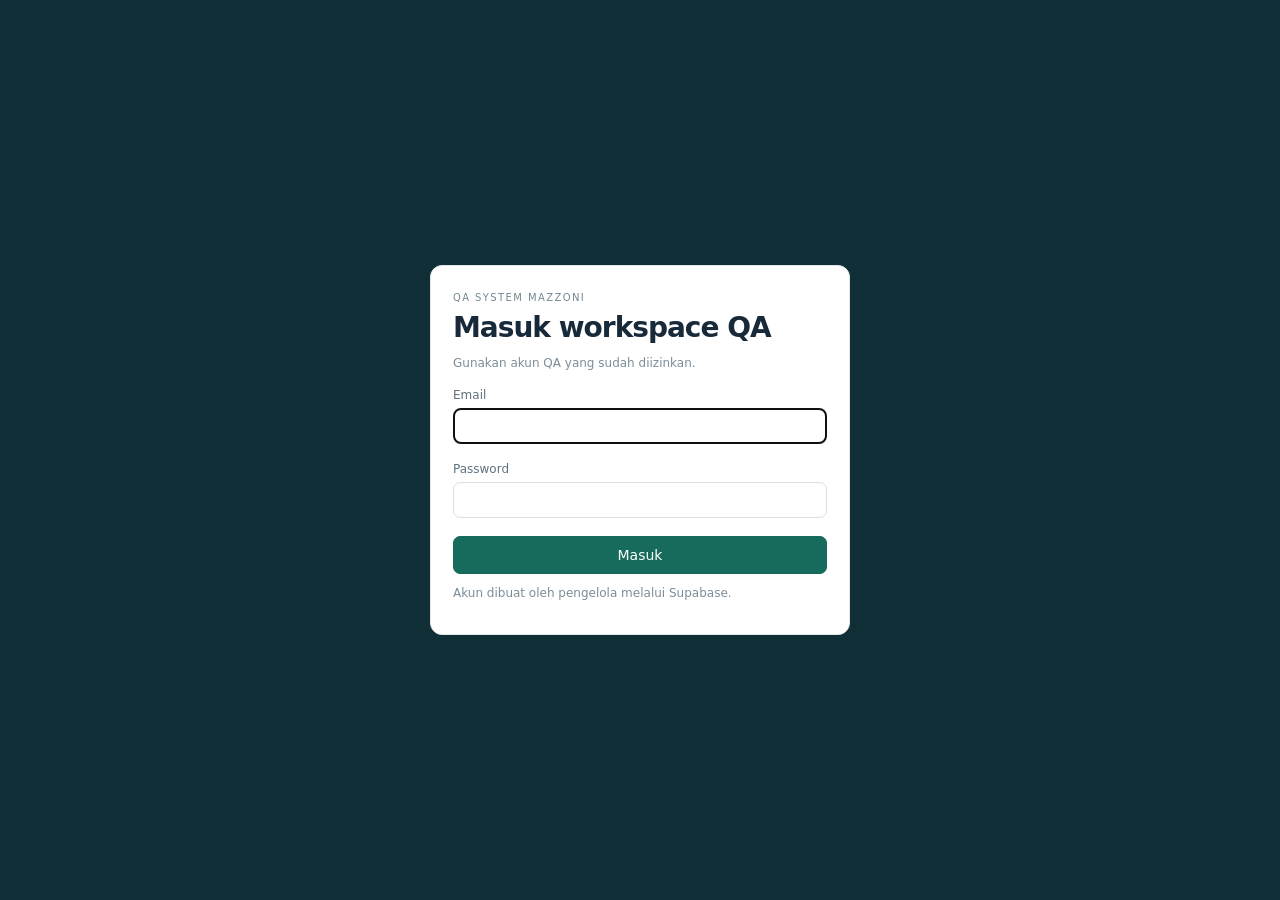
<file: index.html>
<!doctype html><html lang="id"><meta charset="utf-8"><meta name="viewport" content="width=device-width,initial-scale=1"><title>QA System Mazzoni</title><link rel="stylesheet" href="style.css"><body><section id="cloud-gate" class="cloud-gate"><form id="cloud-form" class="panel"><small>QA SYSTEM MAZZONI</small><h1>Masuk workspace QA</h1><p class="muted">Gunakan akun QA yang sudah diizinkan.</p><label>Email<input id="cloud-email" type="email" autocomplete="username" required></label><label>Password<input id="cloud-password" type="password" autocomplete="current-password" required></label><p id="cloud-message" role="status"></p><button class="primary" id="cloud-login">Masuk</button><p class="muted">Akun dibuat oleh pengelola melalui Supabase.</p></form></section><aside><div class="logo">M<span>MAZZONI</span></div><small>QUALITY ASSURANCE</small><nav><button data-tab="dashboard">◫ Dashboard</button><button data-tab="tasks">☑ Weekly To-Do</button><button data-tab="meetings">▤ Weekly Meeting</button><button data-tab="data">⇄ Data & Panduan</button></nav><div class="sidefoot">QA SYSTEM<br><small>Rencana jelas. Tindak lanjut tuntas.</small></div></aside><main><header><div><small>WORKSPACE / QA SYSTEM</small><h1 id="heading">Overview mingguan</h1></div><div><div class="save" id="saved">Login diperlukan</div><div class="row"><small id="cloud-account"></small><button id="cloud-refresh">Sinkronkan</button><button id="cloud-logout">Keluar</button></div></div></header><section class="toolbar"><div><label>Minggu mulai (Senin)<input id="week" type="date"></label></div><button id="prev">←</button><button id="next">→</button><span class="spacer"></span><button id="carry">↪ Carry-over ke minggu ini</button><button class="primary" id="add">+ Tugas baru</button></section><div id="content"></div><footer>QA System Mazzoni · Data tim tersimpan di Supabase · Ekspor berkala untuk cadangan</footer></main><dialog id="modal"><form id="form"></form></dialog><div id="toast" role="status"></div><script src="config.js"></script><script src="app.js"></script><script src="cloud.js"></script></body></html>
</file>
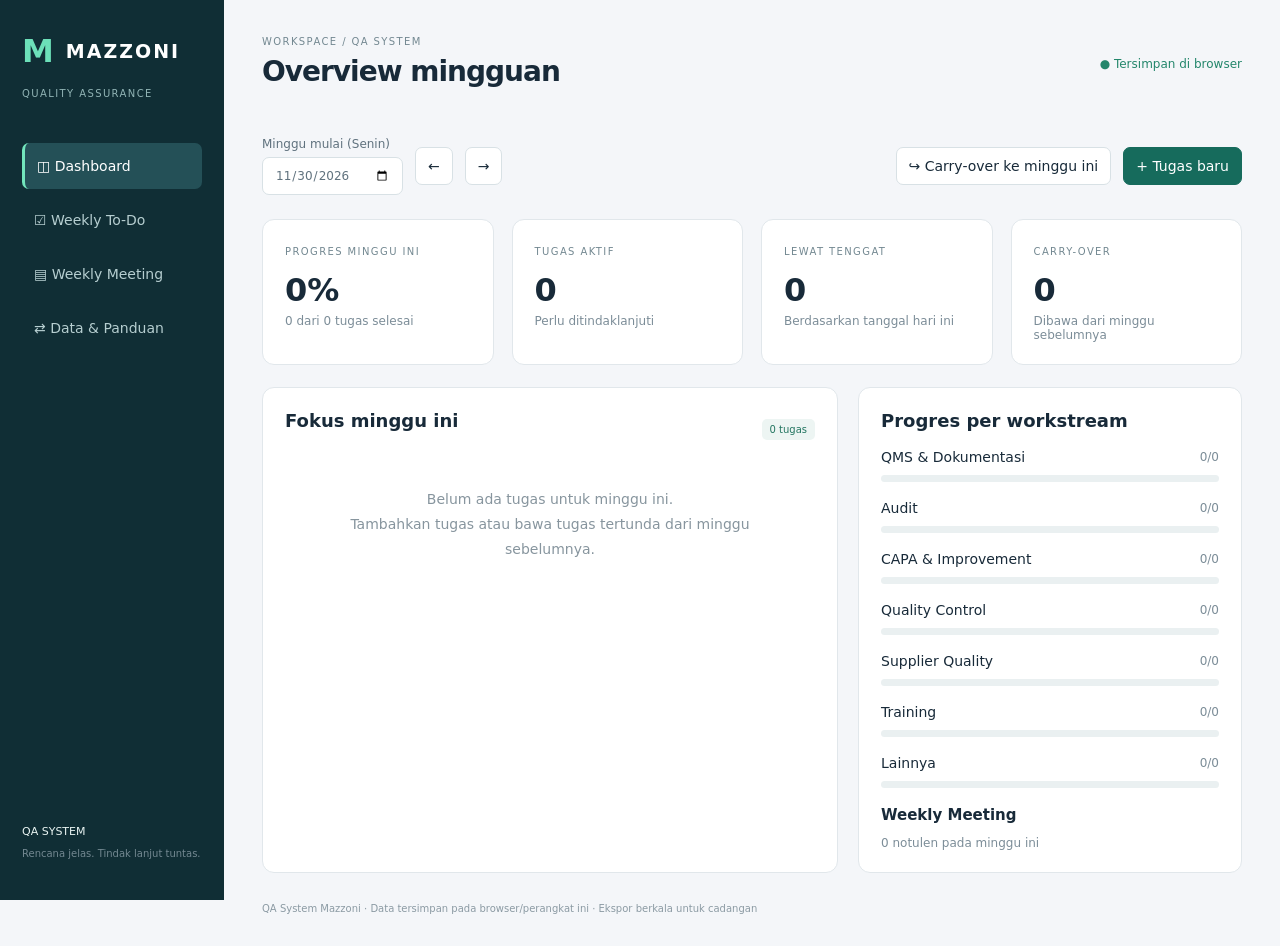
<file: QA-System-Mazzoni.html>
<!doctype html><html lang="id"><meta charset="utf-8"><meta name="viewport" content="width=device-width,initial-scale=1"><title>QA System Mazzoni</title><style>*{box-sizing:border-box}body{margin:0;background:#f4f6f9;color:#182a39;font:14px system-ui,sans-serif}aside{position:fixed;width:224px;height:100vh;background:#102e35;color:#e9f4f2;padding:32px 22px}.logo{font-size:32px;font-weight:850;color:#6ce0b9;display:flex;align-items:center;gap:12px}.logo span{font-size:19px;letter-spacing:2px;color:white}small{font-size:10px;letter-spacing:1.4px;color:#738891}aside>small{display:block;margin:18px 0 40px;color:#91b4b5}nav button{width:100%;text-align:left;background:none;color:#b6ced0;border:0;padding:15px 12px;margin:4px 0}nav button.active{background:#245057;color:white;border-left:3px solid #72e5bc}.sidefoot{position:absolute;bottom:35px;font-size:11px;line-height:2}.sidefoot small{letter-spacing:0}main{margin-left:224px;padding:32px 38px;max-width:1800px}header,.toolbar,.row{display:flex;align-items:center;gap:12px}header{justify-content:space-between;margin-bottom:26px}h1{font-size:28px;letter-spacing:-1px;margin:7px 0}h2{font-size:18px;margin:0 0 18px}h3{margin:0 0 12px;font-size:15px}.save{color:#23866b;font-size:12px}button,input,select,textarea{font:inherit;border:1px solid #d8e1e5;border-radius:7px;padding:10px 12px;background:white;color:inherit}button{cursor:pointer}button:hover{filter:brightness(.96)}button.primary{background:#166b5c;color:white;border-color:#166b5c}label{display:grid;gap:6px;font-size:12px;color:#60727e}textarea{min-height:95px;resize:vertical}input,select,textarea{min-width:0}button.danger{color:#b54242}.toolbar{padding:16px 0 24px}.spacer{flex:1}.cards{display:grid;grid-template-columns:repeat(4,1fr);gap:18px;margin-bottom:22px}.card,.panel{background:white;border:1px solid #e1e7eb;border-radius:12px;padding:22px}.card strong{display:block;font-size:32px;margin:13px 0 5px}.muted{color:#7c8d98;font-size:12px}.grid{display:grid;grid-template-columns:1.5fr 1fr;gap:20px}.bar{height:7px;border-radius:10px;background:#eaf0f1;overflow:hidden;margin:10px 0 18px}.bar i{display:block;height:100%;background:#34aa8b}.filters{display:flex;gap:10px;flex-wrap:wrap;margin-bottom:18px}.filters input{flex:1;min-width:160px}table{width:100%;border-collapse:collapse;text-align:left}th{color:#82929c;font-size:10px;letter-spacing:1px;text-transform:uppercase;font-weight:600}td,th{padding:14px 9px;border-bottom:1px solid #ecf0f2}td:first-child{max-width:320px}td button{border:0;padding:0;background:none;text-align:left;font-weight:600}.tablewrap{overflow:auto}.badge{display:inline-block;background:#edf5f3;color:#237560;padding:5px 8px;border-radius:5px;font-size:10px;white-space:nowrap}.red{background:#fff0ee;color:#b65b4e}.amber{background:#fff6df;color:#9a7520}.item{padding:14px 0;border-bottom:1px solid #edf0f2}.item p{white-space:pre-wrap;line-height:1.7}.empty{padding:38px;text-align:center;color:#87959e;line-height:1.8}.notice{border-left:3px solid #dbb55b;padding:12px 15px;background:#fff9eb;font-size:12px;margin-bottom:20px;line-height:1.7}dialog{border:0;border-radius:14px;width:660px;max-width:95vw;padding:28px;box-shadow:0 20px 80px #102e3540}dialog::backdrop{background:#122c3f80}.fields{display:grid;grid-template-columns:1fr 1fr;gap:16px}.full{grid-column:1/-1}.actions{display:flex;gap:10px;justify-content:flex-end;margin-top:24px}footer{font-size:10px;color:#8b9aa3;margin-top:30px}#toast{position:fixed;bottom:24px;right:30px;background:#123e36;color:white;border-radius:8px;padding:14px;display:none}pre{white-space:pre-wrap}a{color:#166b5c}.meeting{margin-bottom:16px}.actionrow{display:grid;grid-template-columns:2fr 1fr 1fr auto;gap:7px;margin:8px 0}.actionrow input{width:100%}@media(max-width:950px){aside{width:74px;padding:22px 9px}.logo{font-size:24px}.logo span,aside>small,.sidefoot{display:none}nav button{font-size:0}nav button:first-letter{font-size:20px}main{margin-left:74px;padding:20px}.cards{grid-template-columns:1fr 1fr}.grid{grid-template-columns:1fr}.toolbar{flex-wrap:wrap}.fields{grid-template-columns:1fr}.full{grid-column:auto}.actionrow{grid-template-columns:1fr 1fr}.save{display:none}}@media print{aside,.toolbar,.filters,button,footer{display:none}main{margin:0;padding:0}.panel{break-inside:avoid}.grid{display:block}}

.review-meta{display:grid;gap:8px;margin:16px 0 22px}.meeting .item h3{letter-spacing:.7px;font-size:13px}.meeting .item p{min-height:36px}.meeting summary{cursor:pointer;color:#60727e}@media print{.action-items,.meeting details{display:none}.meeting .item p{min-height:65px}.meeting h2{font-size:20px}}
</style><body><aside><div class="logo">M<span>MAZZONI</span></div><small>QUALITY ASSURANCE</small><nav><button data-tab="dashboard">◫ Dashboard</button><button data-tab="tasks">☑ Weekly To-Do</button><button data-tab="meetings">▤ Weekly Meeting</button><button data-tab="data">⇄ Data & Panduan</button></nav><div class="sidefoot">QA SYSTEM<br><small>Rencana jelas. Tindak lanjut tuntas.</small></div></aside><main><header><div><small>WORKSPACE / QA SYSTEM</small><h1 id="heading">Overview mingguan</h1></div><div class="save" id="saved">● Tersimpan di browser</div></header><section class="toolbar"><div><label>Minggu mulai (Senin)<input id="week" type="date"></label></div><button id="prev">←</button><button id="next">→</button><span class="spacer"></span><button id="carry">↪ Carry-over ke minggu ini</button><button class="primary" id="add">+ Tugas baru</button></section><div id="content"></div><footer>QA System Mazzoni · Data tersimpan pada browser/perangkat ini · Ekspor berkala untuk cadangan</footer></main><dialog id="modal"><form id="form"></form></dialog><div id="toast" role="status"></div><script>const $=s=>document.querySelector(s), esc=s=>String(s??'').replace(/[&<>"']/g,c=>({'&':'&amp;','<':'&lt;','>':'&gt;','"':'&quot;',"'":'&#39;'}[c]));
const KEY='mazzoni-qa-v1', cats=['QMS & Dokumentasi','Audit','CAPA & Improvement','Quality Control','Supplier Quality','Training','Lainnya'], statuses=['Belum mulai','Dikerjakan','Terhambat','Selesai'];
const date=d=>{let x=new Date(d);return new Date(x.getTime()-x.getTimezoneOffset()*60000).toISOString().slice(0,10)}, monday=d=>{let x=new Date(d+'T12:00:00');x.setDate(x.getDate()-(x.getDay()+6)%7);return date(x)}, shift=(d,n)=>{let x=new Date(d+'T12:00:00');x.setDate(x.getDate()+n);return date(x)}, uid=()=>crypto.randomUUID();
let db={version:1,tasks:[],meetings:[],categories:cats}, tab='dashboard', filters={q:'',owner:'',status:'',cat:'',priority:'',carry:false};
try{let d=JSON.parse(localStorage.getItem(KEY));if(d&&Array.isArray(d.tasks)&&Array.isArray(d.meetings))db=d}catch(e){alert('Data browser tidak dapat dibaca. Impor cadangan bila tersedia.')}
$('#week').value=monday(date(new Date()));
const week=()=>$('#week').value, tasks=()=>db.tasks.filter(t=>t.weeks.includes(week())), meetings=()=>db.meetings.filter(m=>m.week===week()), toast=t=>{let x=$('#toast');x.textContent=t;x.style.display='block';setTimeout(()=>x.style.display='none',3000)};
function persist(){try{localStorage.setItem(KEY,JSON.stringify(db));$('#saved').textContent='● Tersimpan '+new Date().toLocaleTimeString('id-ID');return true}catch(e){alert('Penyimpanan gagal. Ekspor data sebelum menutup aplikasi.');return false}}
const opts=(arr,v='',all='')=>(all?`<option value="">${all}</option>`:'')+arr.map(x=>`<option ${x===v?'selected':''}>${esc(x)}</option>`).join('');
const badge=t=>`<span class="badge ${t.status==='Terhambat'?'red':t.status==='Dikerjakan'?'amber':''}">${esc(t.status)}</span>`;
function table(ts){return ts.length?`<div class="tablewrap"><table><thead><tr><th>Tugas / Workstream</th><th>Owner</th><th>Prioritas</th><th>Tenggat</th><th>Status</th></tr></thead><tbody>${ts.map(t=>`<tr><td><button data-task="${t.id}">${esc(t.title)}</button><div class="muted">${esc(t.cat)} ${t.weeks[0]!==week()?'· ↪ Carry-over':''}${t.meetingId?' · Dari rapat':''}</div></td><td>${esc(t.owner)}</td><td><span class="badge ${t.priority==='Tinggi'?'red':''}">${esc(t.priority)}</span></td><td class="${t.due<date(new Date())&&t.status!=='Selesai'?'danger':''}">${esc(t.due)}</td><td>${badge(t)}</td></tr>`).join('')}</tbody></table></div>`:'<div class="empty">Belum ada tugas untuk minggu ini.<br>Tambahkan tugas atau bawa tugas tertunda dari minggu sebelumnya.</div>'}
function render(){document.querySelectorAll('nav button').forEach(b=>b.classList.toggle('active',b.dataset.tab===tab));$('#heading').textContent=({dashboard:'Overview mingguan',tasks:'Weekly To-Do List',meetings:'Weekly Meeting',data:'Data & Panduan'})[tab];$('#add').textContent=tab==='meetings'?'+ Meeting baru':'+ Tugas baru';let ts=tasks(),done=ts.filter(t=>t.status==='Selesai').length,pct=ts.length?Math.round(done/ts.length*100):0,late=ts.filter(t=>t.due<date(new Date())&&t.status!=='Selesai');let html='';
if(tab==='dashboard')html=`<div class="cards">${[['PROGRES MINGGU INI',pct+'%',done+' dari '+ts.length+' tugas selesai'],['TUGAS AKTIF',ts.length-done,'Perlu ditindaklanjuti'],['LEWAT TENGGAT',late.length,'Berdasarkan tanggal hari ini'],['CARRY-OVER',ts.filter(t=>t.weeks[0]!==week()).length,'Dibawa dari minggu sebelumnya']].map(a=>`<div class="card"><small>${a[0]}</small><strong>${a[1]}</strong><div class="muted">${a[2]}</div></div>`).join('')}</div><div class="grid"><section class="panel"><div class="row"><h2>Fokus minggu ini</h2><span class="spacer"></span><span class="badge">${ts.length} tugas</span></div>${table(ts.filter(t=>t.status!=='Selesai').sort((a,b)=>a.due.localeCompare(b.due)).slice(0,6))}</section><section class="panel"><h2>Progres per workstream</h2>${db.categories.map(c=>{let a=ts.filter(t=>t.cat===c),n=a.filter(t=>t.status==='Selesai').length;return `<div class="row">${esc(c)}<span class="spacer"></span><span class="muted">${n}/${a.length}</span></div><div class="bar"><i style="width:${a.length?n/a.length*100:0}%"></i></div>`}).join('')}<h3>Weekly Meeting</h3><div class="muted">${meetings().length} notulen pada minggu ini</div></section></div>`;
if(tab==='tasks'){let shown=ts.filter(t=>(!filters.q||(t.title+' '+t.notes).toLowerCase().includes(filters.q.toLowerCase()))&&(!filters.owner||t.owner===filters.owner)&&(!filters.status||t.status===filters.status)&&(!filters.cat||t.cat===filters.cat)&&(!filters.priority||t.priority===filters.priority)&&(!filters.carry||t.weeks[0]!==week()));html=`<section class="panel"><div class="filters"><input id="search" placeholder="Cari tugas atau catatan…" value="${esc(filters.q)}"><select data-filter="owner">${opts([...new Set(ts.map(t=>t.owner))],filters.owner,'Semua owner')}</select><select data-filter="status">${opts(statuses,filters.status,'Semua status')}</select><select data-filter="cat">${opts(db.categories,filters.cat,'Semua workstream')}</select><select data-filter="priority">${opts(['Tinggi','Sedang','Rendah'],filters.priority,'Semua prioritas')}</select><label><input id="onlycarry" type="checkbox" ${filters.carry?'checked':''}>Carry-over saja</label></div><p class="muted">${shown.length} dari ${ts.length} tugas · Klik judul untuk memperbarui</p>${table(shown)}</section>`}
if(tab==='meetings')html=`<div class="notice">Action item yang disimpan otomatis menjadi tugas. Owner/PIC dan due date mengikuti action item; status dikelola melalui Weekly To-Do. Pilih minggu di atas untuk membuka riwayat notulen.</div><div class="filters"><input id="meetingsearch" placeholder="Cari seluruh riwayat notulen…"><button id="print">Cetak / PDF minggu ini</button></div><div id="meetinglist">${meetingList(meetings())}</div>`;
if(tab==='data')html=`<section class="panel"><h2>Data Anda, tetap tersimpan</h2><p>Perubahan otomatis disimpan di browser ini. Data tidak disinkronkan antarperangkat atau anggota tim. Gunakan ekspor JSON untuk cadangan dan pemindahan data.</p><div class="row"><button class="primary" id="export">Ekspor cadangan JSON</button><button id="import">Impor cadangan JSON</button><button id="csv">Ekspor tugas CSV</button><input hidden type="file" accept=".json" id="file"></div><h2 style="margin-top:32px">Workstream QA</h2><p class="muted">Kategori awal adalah template umum, bukan data atau standar internal Mazzoni.</p><div class="row"><input id="newcat" placeholder="Nama workstream baru"><button id="catadd">+ Tambah</button></div><p>${db.categories.map(esc).join(' · ')}</p><h2 style="margin-top:30px">Cara menggunakan</h2><ol><li>Pilih tanggal pada minggu yang ingin dikelola; tanggal dinormalisasi ke Senin.</li><li>Buat tugas dengan owner, prioritas, due date, workstream dan status. Klik judul untuk mengedit.</li><li>Buat weekly review; isi PIC, progress & evidence, gap / kendala, prioritas minggu depan, keputusan manajemen dan action items. Setiap action item wajib memiliki PIC dan due date.</li><li>Simpan meeting untuk membuat tugas terkait secara otomatis. Perubahan action item memperbarui tugas yang sama tanpa duplikasi.</li><li>Pada minggu baru, klik Carry-over untuk membawa semua tugas belum selesai dari minggu sebelumnya. Due date asli tetap dipertahankan.</li><li>Buka minggu terdahulu untuk membaca notulen. Riwayat tugas menampilkan status terbaru, bukan snapshot status masa lalu.</li><li>Ekspor cadangan berkala. Impor JSON menggabungkan record berdasarkan ID; record dengan ID sama diperbarui.</li></ol><div class="notice">Tidak ada lampiran notulen pada percakapan rujukan yang dapat diakses. Notulen lama dapat dimasukkan melalui formulir meeting. Impor hanya menerima cadangan JSON aplikasi ini.</div></section>`;
$('#content').innerHTML=html;bind()}
function meetingList(ms){return ms.length?ms.sort((a,b)=>b.date.localeCompare(a.date)).map(m=>`<section class="panel meeting"><div class="row"><div><small>WEEKLY REVIEW</small><h2 style="margin-top:8px">QA SYSTEM MAZZONI – WEEKLY REVIEW</h2></div><span class="spacer"></span><button data-meeting="${m.id}">Edit notulen</button></div><div class="review-meta"><div><strong>Minggu:</strong> ${esc(m.week)} – ${esc(shift(m.week,6))}</div><div><strong>PIC:</strong> ${esc(m.chair)}</div></div>${[['PROGRESS & EVIDENCE',m.progress],['GAP / KENDALA',m.gaps],['PRIORITAS MINGGU DEPAN',m.nextPriorities],['KEPUTUSAN MANAJEMEN',m.decisions]].map(a=>`<div class="item"><h3>${a[0]}</h3><p>${esc(a[1]||'—')}</p></div>`).join('')}${(m.agenda||m.discussion)?`<details class="item"><summary>Catatan format sebelumnya</summary><h3>Agenda</h3><p>${esc(m.agenda)}</p><h3>Pembahasan</h3><p>${esc(m.discussion)}</p></details>`:""}<div class="item action-items"><h3>Action items</h3>${db.tasks.filter(t=>t.meetingId===m.id).map(t=>`<p><button data-task="${t.id}">${esc(t.title)}</button> · ${esc(t.owner)} · ${esc(t.due)} ${badge(t)}</p>`).join('')||'<span class="muted">Belum ada action item</span>'}</div></section>`).join(''):'<div class="panel empty">Belum ada notulen. Buat meeting pertama untuk minggu ini.</div>'}
function field(label,name,value='',type='text',full=false){return `<label class="${full?'full':''}">${label}<input name="${name}" type="${type}" value="${esc(value)}" required></label>`}function select(label,name,arr,val){return `<label>${label}<select name="${name}">${opts(arr,val)}</select></label>`}function area(label,name,val){return `<label class="full">${label}<textarea name="${name}">${esc(val||'')}</textarea></label>`}
function openTask(id){let t=db.tasks.find(t=>t.id===id)||{priority:'Sedang',status:'Belum mulai',due:shift(week(),4),cat:db.categories[0]};$('#form').innerHTML=`<h2>${id?'Detail tugas':'Tugas baru'}</h2><div class="fields">${field('Judul tugas','title',t.title,'text',true)}${field('Owner / PIC','owner',t.owner)}${field('Due date','due',t.due,'date')}${select('Prioritas','priority',['Tinggi','Sedang','Rendah'],t.priority)}${select('Status','status',statuses,t.status)}${select('Workstream QA','cat',db.categories,t.cat)}${area('Catatan / bukti penyelesaian','notes',t.notes)}</div><div class="actions">${id&&!t.meetingId?'<button type="button" id="delete" class="danger">Hapus tugas</button>':''}<button type="button" id="cancel">Batal</button><button class="primary">Simpan tugas</button></div>`;$('#form').onsubmit=e=>{e.preventDefault();let v=Object.fromEntries(new FormData(e.target));if(!v.title.trim()||!v.owner.trim())return;Object.assign(t,v);if(!id){t.id=uid();t.weeks=[week()];db.tasks.push(t)}persist();$('#modal').close();render();toast('Tugas disimpan')};$('#cancel').onclick=()=>$('#modal').close();if($('#delete'))$('#delete').onclick=()=>{if(confirm('Hapus tugas ini dari seluruh minggu?')){db.tasks=db.tasks.filter(x=>x.id!==id);persist();$('#modal').close();render()}};$('#modal').showModal()}
function openMeeting(id){let m={...(db.meetings.find(m=>m.id===id)||{date:week()})},acts=db.tasks.filter(t=>t.meetingId===id&&id);$('#form').innerHTML=`<h2>QA SYSTEM MAZZONI – WEEKLY REVIEW</h2><div class="fields">${field('Minggu (tanggal mulai)','date',m.week||m.date,'date')}${field('PIC','chair',m.chair)}${area('PROGRESS & EVIDENCE','progress',m.progress)}${area('GAP / KENDALA','gaps',m.gaps)}${area('PRIORITAS MINGGU DEPAN','nextPriorities',m.nextPriorities)}${area('KEPUTUSAN MANAJEMEN','decisions',m.decisions)}</div><h3 style="margin-top:22px">Action items → Weekly To-Do</h3><p class="muted">Judul tindakan · PIC · Due date. Workstream awal: ${esc(db.categories[0])}.</p><div id="actionrows"></div><button type="button" id="actionadd">+ Action item</button><div class="actions"><button type="button" id="cancel">Batal</button><button class="primary">Simpan notulen & tugas</button></div>`;
function add(a={}){let r=document.createElement('div');r.className='actionrow';r.dataset.id=a.id||uid();r.innerHTML=`<input aria-label="Judul action item" placeholder="Tindakan" value="${esc(a.title)}" required><input aria-label="PIC" placeholder="PIC" value="${esc(a.owner)}" required><input aria-label="Due date" type="date" value="${esc(a.due||shift(week(),4))}" required><button type="button" aria-label="Hapus action item">×</button>`;r.querySelector('button').onclick=()=>r.remove();$('#actionrows').append(r)}acts.forEach(add);$('#actionadd').onclick=()=>add();$('#cancel').onclick=()=>$('#modal').close();$('#form').onsubmit=e=>{e.preventDefault();let rows=[...document.querySelectorAll('.actionrow')];if(rows.some(r=>[...r.querySelectorAll('input')].some(i=>!i.value.trim())))return;let v=Object.fromEntries(new FormData(e.target));Object.assign(m,v);m.title='QA SYSTEM MAZZONI – WEEKLY REVIEW';m.people??='';m.agenda??='';m.discussion??='';if(!id)m.id=uid();m.week=monday(m.date);let ids=rows.map(r=>r.dataset.id);let removed=acts.filter(a=>!ids.includes(a.id));if(removed.length&&!confirm('Action item yang dihapus akan tetap disimpan sebagai tugas mandiri. Lanjutkan?'))return;if(id)db.meetings=db.meetings.map(x=>x.id===id?m:x);else db.meetings.push(m);removed.forEach(a=>delete a.meetingId);rows.forEach(r=>{let [title,owner,due]=[...r.querySelectorAll('input')].map(i=>i.value.trim());let t=db.tasks.find(t=>t.id===r.dataset.id);if(!t){t={id:r.dataset.id,status:'Belum mulai',priority:'Sedang',cat:db.categories[0],notes:'',weeks:[m.week]};db.tasks.push(t)}Object.assign(t,{title,owner,due,meetingId:m.id});if(!t.weeks.includes(m.week))t.weeks.push(m.week)});persist();$('#week').value=m.week;$('#modal').close();render();toast('Notulen dan action items tersimpan')};$('#modal').showModal()}
function download(name,text,type){let a=document.createElement('a');a.href=URL.createObjectURL(new Blob([text],{type}));a.download=name;a.click();setTimeout(()=>URL.revokeObjectURL(a.href),1000)}
function valid(d){return d?.version===1&&Array.isArray(d.categories)&&d.categories.length>0&&d.categories.every(x=>typeof x==='string'&&x.trim())&&Array.isArray(d.tasks)&&Array.isArray(d.meetings)&&d.tasks.every(t=>['id','title','owner','due','status','priority','cat'].every(k=>typeof t[k]==='string')&&statuses.includes(t.status)&&/^\d{4}-\d{2}-\d{2}$/.test(t.due)&&Array.isArray(t.weeks)&&t.weeks.length&&t.weeks.every(w=>/^\d{4}-\d{2}-\d{2}$/.test(w)))&&d.meetings.every(m=>['id','title','date','week','chair','people','agenda','discussion','decisions'].every(k=>typeof m[k]==='string')&&/^\d{4}-\d{2}-\d{2}$/.test(m.date)&&/^\d{4}-\d{2}-\d{2}$/.test(m.week))}
function bind(){document.querySelectorAll('[data-task]').forEach(b=>b.onclick=()=>openTask(b.dataset.task));document.querySelectorAll('[data-meeting]').forEach(b=>b.onclick=()=>openMeeting(b.dataset.meeting));document.querySelectorAll('[data-filter]').forEach(b=>b.onchange=()=>{filters[b.dataset.filter]=b.value;render()});if($('#search'))$('#search').oninput=e=>{filters.q=e.target.value;let pos=e.target.selectionStart;render();$('#search').focus();$('#search').setSelectionRange(pos,pos)};if($('#onlycarry'))$('#onlycarry').onchange=e=>{filters.carry=e.target.checked;render()};if($('#meetingsearch'))$('#meetingsearch').oninput=e=>{let q=e.target.value.toLowerCase();$('#meetinglist').innerHTML=meetingList(q?db.meetings.filter(m=>JSON.stringify(m).toLowerCase().includes(q)):meetings());document.querySelectorAll('[data-meeting]').forEach(b=>b.onclick=()=>openMeeting(b.dataset.meeting));document.querySelectorAll('[data-task]').forEach(b=>b.onclick=()=>openTask(b.dataset.task))};if($('#print'))$('#print').onclick=()=>window.print();if($('#export')){$('#export').onclick=()=>download('mazzoni-qa-'+date(new Date())+'.json',JSON.stringify(db,null,2),'application/json');$('#csv').onclick=()=>{let rows=[['Judul','Owner','Prioritas','Due date','Status','Workstream','Minggu'],...db.tasks.map(t=>[t.title,t.owner,t.priority,t.due,t.status,t.cat,t.weeks.join(';')])];download('qa-tasks.csv','\uFEFF'+rows.map(r=>r.map(v=>'"'+String(v).replace(/"/g,'""')+'"').join(',')).join('\r\n'),'text/csv')};$('#import').onclick=()=>$('#file').click();$('#file').onchange=async e=>{try{let d=JSON.parse(await e.target.files[0].text());if(!valid(d))throw Error('Format cadangan tidak valid');if(!confirm('Gabungkan cadangan? ID yang sama akan diperbarui.'))return;for(let k of ['tasks','meetings'])db[k]=[...new Map([...db[k],...d[k]].map(x=>[x.id,x])).values()];db.categories=[...new Set([...db.categories,...d.categories,...db.tasks.map(t=>t.cat)])];persist();render();toast('Cadangan berhasil diimpor')}catch(e){alert('Impor gagal: '+e.message)}};$('#catadd').onclick=()=>{let c=$('#newcat').value.trim();if(c&&!db.categories.includes(c)){db.categories.push(c);persist();render()}}}}
document.querySelectorAll('nav button').forEach(b=>b.onclick=()=>{tab=b.dataset.tab;render()});$('#week').onchange=()=>{if(!week())return;$('#week').value=monday(week());render()};$('#prev').onclick=()=>{$('#week').value=shift(week(),-7);render()};$('#next').onclick=()=>{$('#week').value=shift(week(),7);render()};$('#add').onclick=()=>tab==='meetings'?openMeeting():openTask();$('#carry').onclick=()=>{let n=0;db.tasks.forEach(t=>{if(t.status!=='Selesai'&&t.weeks.some(w=>w<week())&&!t.weeks.includes(week())){t.weeks.push(week());n++}});persist();render();toast(n+' tugas dibawa ke minggu ini')};render();
</script></body></html>
</file>
<file: style.css>
*{box-sizing:border-box}body{margin:0;background:#f4f6f9;color:#182a39;font:14px system-ui,sans-serif}aside{position:fixed;width:224px;height:100vh;background:#102e35;color:#e9f4f2;padding:32px 22px}.logo{font-size:32px;font-weight:850;color:#6ce0b9;display:flex;align-items:center;gap:12px}.logo span{font-size:19px;letter-spacing:2px;color:white}small{font-size:10px;letter-spacing:1.4px;color:#738891}aside>small{display:block;margin:18px 0 40px;color:#91b4b5}nav button{width:100%;text-align:left;background:none;color:#b6ced0;border:0;padding:15px 12px;margin:4px 0}nav button.active{background:#245057;color:white;border-left:3px solid #72e5bc}.sidefoot{position:absolute;bottom:35px;font-size:11px;line-height:2}.sidefoot small{letter-spacing:0}main{margin-left:224px;padding:32px 38px;max-width:1800px}header,.toolbar,.row{display:flex;align-items:center;gap:12px}header{justify-content:space-between;margin-bottom:26px}h1{font-size:28px;letter-spacing:-1px;margin:7px 0}h2{font-size:18px;margin:0 0 18px}h3{margin:0 0 12px;font-size:15px}.save{color:#23866b;font-size:12px}button,input,select,textarea{font:inherit;border:1px solid #d8e1e5;border-radius:7px;padding:10px 12px;background:white;color:inherit}button{cursor:pointer}button:hover{filter:brightness(.96)}button.primary{background:#166b5c;color:white;border-color:#166b5c}label{display:grid;gap:6px;font-size:12px;color:#60727e}textarea{min-height:95px;resize:vertical}input,select,textarea{min-width:0}button.danger{color:#b54242}.toolbar{padding:16px 0 24px}.spacer{flex:1}.cards{display:grid;grid-template-columns:repeat(4,1fr);gap:18px;margin-bottom:22px}.card,.panel{background:white;border:1px solid #e1e7eb;border-radius:12px;padding:22px}.card strong{display:block;font-size:32px;margin:13px 0 5px}.muted{color:#7c8d98;font-size:12px}.grid{display:grid;grid-template-columns:1.5fr 1fr;gap:20px}.bar{height:7px;border-radius:10px;background:#eaf0f1;overflow:hidden;margin:10px 0 18px}.bar i{display:block;height:100%;background:#34aa8b}.filters{display:flex;gap:10px;flex-wrap:wrap;margin-bottom:18px}.filters input{flex:1;min-width:160px}table{width:100%;border-collapse:collapse;text-align:left}th{color:#82929c;font-size:10px;letter-spacing:1px;text-transform:uppercase;font-weight:600}td,th{padding:14px 9px;border-bottom:1px solid #ecf0f2}td:first-child{max-width:320px}td button{border:0;padding:0;background:none;text-align:left;font-weight:600}.tablewrap{overflow:auto}.badge{display:inline-block;background:#edf5f3;color:#237560;padding:5px 8px;border-radius:5px;font-size:10px;white-space:nowrap}.red{background:#fff0ee;color:#b65b4e}.amber{background:#fff6df;color:#9a7520}.item{padding:14px 0;border-bottom:1px solid #edf0f2}.item p{white-space:pre-wrap;line-height:1.7}.empty{padding:38px;text-align:center;color:#87959e;line-height:1.8}.notice{border-left:3px solid #dbb55b;padding:12px 15px;background:#fff9eb;font-size:12px;margin-bottom:20px;line-height:1.7}dialog{border:0;border-radius:14px;width:660px;max-width:95vw;padding:28px;box-shadow:0 20px 80px #102e3540}dialog::backdrop{background:#122c3f80}.fields{display:grid;grid-template-columns:1fr 1fr;gap:16px}.full{grid-column:1/-1}.actions{display:flex;gap:10px;justify-content:flex-end;margin-top:24px}footer{font-size:10px;color:#8b9aa3;margin-top:30px}#toast{position:fixed;bottom:24px;right:30px;background:#123e36;color:white;border-radius:8px;padding:14px;display:none}pre{white-space:pre-wrap}a{color:#166b5c}.meeting{margin-bottom:16px}.actionrow{display:grid;grid-template-columns:2fr 1fr 1fr auto;gap:7px;margin:8px 0}.actionrow input{width:100%}@media(max-width:950px){aside{width:74px;padding:22px 9px}.logo{font-size:24px}.logo span,aside>small,.sidefoot{display:none}nav button{font-size:0}nav button:first-letter{font-size:20px}main{margin-left:74px;padding:20px}.cards{grid-template-columns:1fr 1fr}.grid{grid-template-columns:1fr}.toolbar{flex-wrap:wrap}.fields{grid-template-columns:1fr}.full{grid-column:auto}.actionrow{grid-template-columns:1fr 1fr}.save{display:none}}@media print{aside,.toolbar,.filters,button,footer{display:none}main{margin:0;padding:0}.panel{break-inside:avoid}.grid{display:block}}

.review-meta{display:grid;gap:8px;margin:16px 0 22px}.meeting .item h3{letter-spacing:.7px;font-size:13px}.meeting .item p{min-height:36px}.meeting summary{cursor:pointer;color:#60727e}@media print{.action-items,.meeting details{display:none}.meeting .item p{min-height:65px}.meeting h2{font-size:20px}}

.cloud-gate{position:fixed;inset:0;z-index:50;background:#102e35;display:grid;place-items:center;padding:20px}.cloud-gate[hidden]{display:none}.cloud-gate form{width:420px;max-width:100%}.cloud-gate label{margin:18px 0}.cloud-gate button{width:100%}#cloud-message{color:#b54242;line-height:1.6}button:disabled{opacity:.5;cursor:wait}@media print{header .row{display:none}}
</file>
